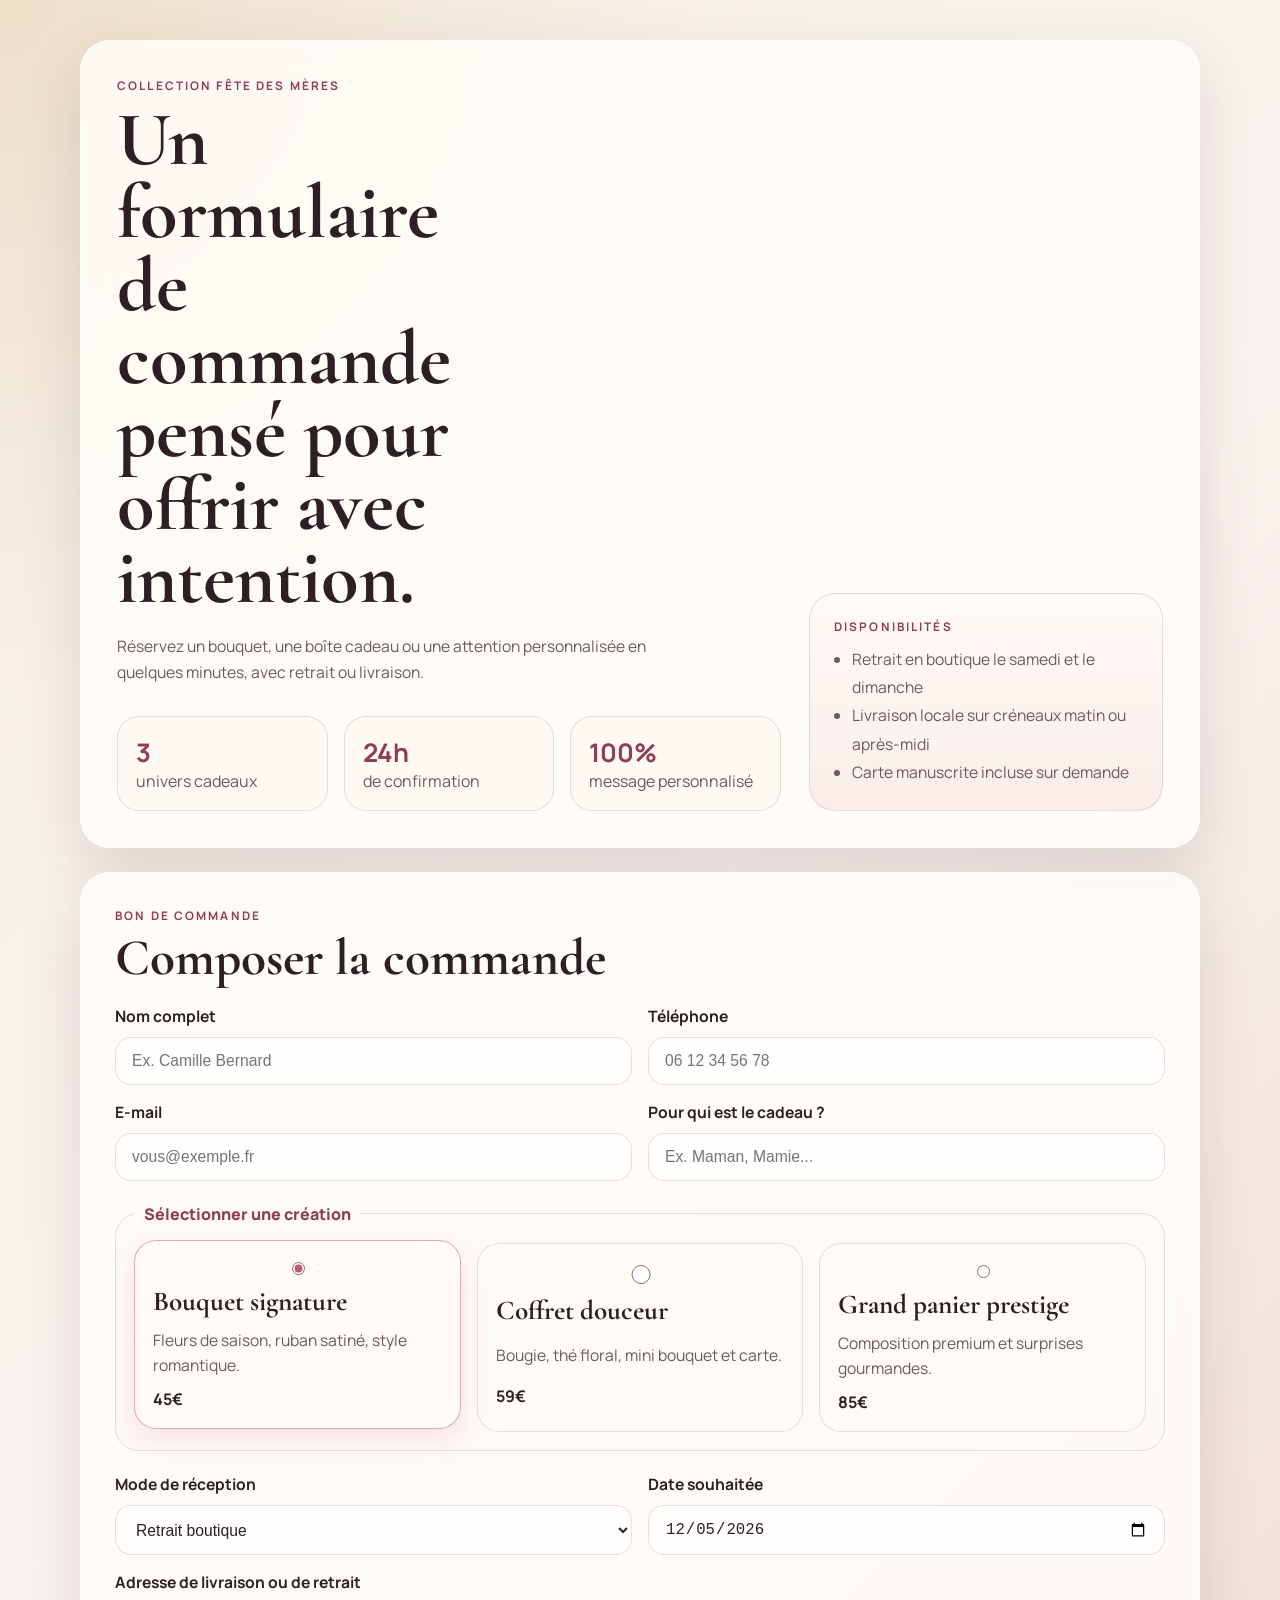
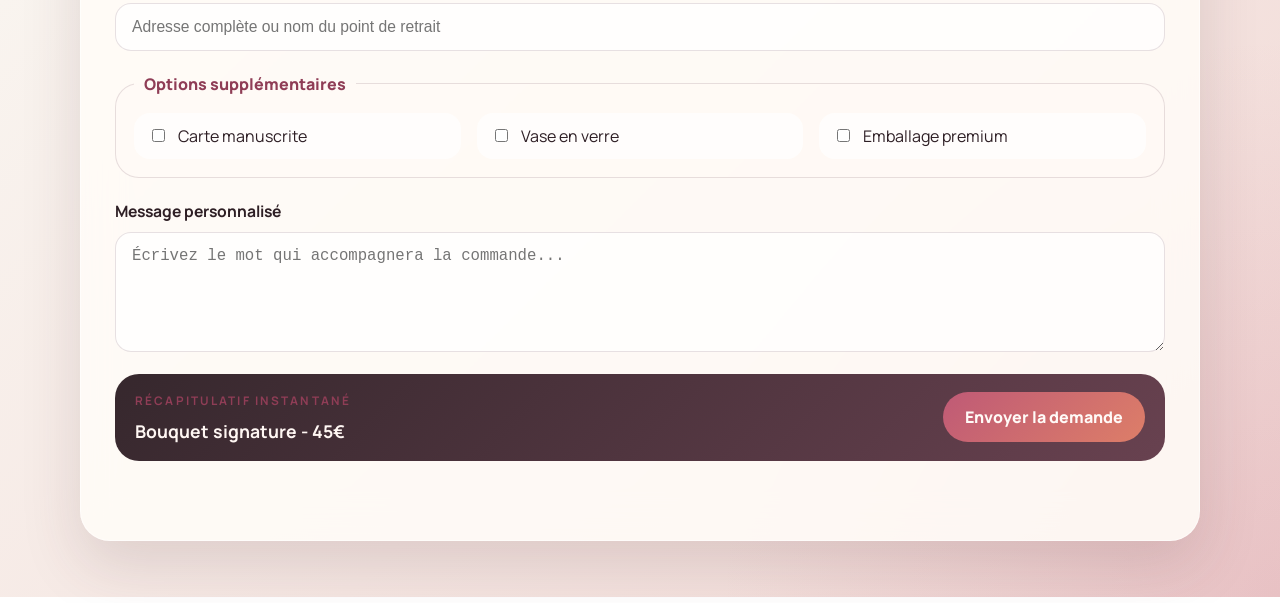
<file: index.html>
<!doctype html>
<html lang="fr">
  <head>
    <meta charset="UTF-8" />
    <meta name="viewport" content="width=device-width, initial-scale=1.0" />
    <title>Commande Fête des Mères</title>
    <meta
      name="description"
      content="Formulaire de commande élégant pour bouquets, douceurs et cadeaux de la fête des mères."
    />
    <link rel="preconnect" href="https://fonts.googleapis.com" />
    <link rel="preconnect" href="https://fonts.gstatic.com" crossorigin />
    <link
      href="https://fonts.googleapis.com/css2?family=Cormorant+Garamond:wght@500;600;700&family=Manrope:wght@400;500;600;700&display=swap"
      rel="stylesheet"
    />
    <link rel="stylesheet" href="assets/css/style.css" />
  </head>
  <body>
    <main class="page-shell">
      <section class="hero-card">
        <div class="hero-copy">
          <p class="eyebrow">Collection Fête des Mères</p>
          <h1>Un formulaire de commande pensé pour offrir avec intention.</h1>
          <p class="intro">
            Réservez un bouquet, une boîte cadeau ou une attention personnalisée
            en quelques minutes, avec retrait ou livraison.
          </p>

          <div class="highlight-grid">
            <article>
              <span class="highlight-value">3</span>
              <span class="highlight-label">univers cadeaux</span>
            </article>
            <article>
              <span class="highlight-value">24h</span>
              <span class="highlight-label">de confirmation</span>
            </article>
            <article>
              <span class="highlight-value">100%</span>
              <span class="highlight-label">message personnalisé</span>
            </article>
          </div>
        </div>

        <aside class="info-panel">
          <p class="panel-kicker">Disponibilités</p>
          <ul>
            <li>Retrait en boutique le samedi et le dimanche</li>
            <li>Livraison locale sur créneaux matin ou après-midi</li>
            <li>Carte manuscrite incluse sur demande</li>
          </ul>
        </aside>
      </section>

      <section class="form-card">
        <div class="section-heading">
          <p class="eyebrow">Bon de commande</p>
          <h2>Composer la commande</h2>
        </div>

        <form class="order-form" id="orderForm">
          <div class="field-grid">
            <label class="field">
              <span>Nom complet</span>
              <input type="text" name="name" placeholder="Ex. Camille Bernard" required />
            </label>

            <label class="field">
              <span>Téléphone</span>
              <input type="tel" name="phone" placeholder="06 12 34 56 78" required />
            </label>

            <label class="field">
              <span>E-mail</span>
              <input type="email" name="email" placeholder="vous@exemple.fr" required />
            </label>

            <label class="field">
              <span>Pour qui est le cadeau ?</span>
              <input type="text" name="recipient" placeholder="Ex. Maman, Mamie..." required />
            </label>
          </div>

          <fieldset class="choice-block">
            <legend>Sélectionner une création</legend>
            <div class="option-grid">
              <label class="option-card">
                <input type="radio" name="product" value="Bouquet signature - 45€" checked />
                <span class="option-title">Bouquet signature</span>
                <span class="option-text">Fleurs de saison, ruban satiné, style romantique.</span>
                <strong>45€</strong>
              </label>

              <label class="option-card">
                <input type="radio" name="product" value="Coffret douceur - 59€" />
                <span class="option-title">Coffret douceur</span>
                <span class="option-text">Bougie, thé floral, mini bouquet et carte.</span>
                <strong>59€</strong>
              </label>

              <label class="option-card">
                <input type="radio" name="product" value="Grand panier prestige - 85€" />
                <span class="option-title">Grand panier prestige</span>
                <span class="option-text">Composition premium et surprises gourmandes.</span>
                <strong>85€</strong>
              </label>
            </div>
          </fieldset>

          <div class="field-grid">
            <label class="field">
              <span>Mode de réception</span>
              <select name="deliveryMethod" required>
                <option value="Retrait boutique">Retrait boutique</option>
                <option value="Livraison locale">Livraison locale</option>
              </select>
            </label>

            <label class="field">
              <span>Date souhaitée</span>
              <input type="date" name="date" required />
            </label>

            <label class="field field-full">
              <span>Adresse de livraison ou de retrait</span>
              <input
                type="text"
                name="address"
                placeholder="Adresse complète ou nom du point de retrait"
                required
              />
            </label>
          </div>

          <fieldset class="choice-block extras-block">
            <legend>Options supplémentaires</legend>
            <div class="extras-grid">
              <label class="checkbox-row">
                <input type="checkbox" name="extras" value="Carte manuscrite" />
                <span>Carte manuscrite</span>
              </label>
              <label class="checkbox-row">
                <input type="checkbox" name="extras" value="Vase en verre" />
                <span>Vase en verre</span>
              </label>
              <label class="checkbox-row">
                <input type="checkbox" name="extras" value="Emballage premium" />
                <span>Emballage premium</span>
              </label>
            </div>
          </fieldset>

          <label class="field">
            <span>Message personnalisé</span>
            <textarea
              name="message"
              rows="5"
              placeholder="Écrivez le mot qui accompagnera la commande..."
            ></textarea>
          </label>

          <div class="summary-bar">
            <div>
              <p class="summary-label">Récapitulatif instantané</p>
              <p class="summary-value" id="selectionSummary">Bouquet signature - 45€</p>
            </div>
            <button type="submit">Envoyer la demande</button>
          </div>

          <p class="confirmation" id="confirmationMessage" aria-live="polite"></p>
        </form>
      </section>
    </main>

    <script src="js/main.js"></script>
  </body>
</html>
</file>
<file: assets/css/style.css>
:root {
  --bg: #f6efe7;
  --bg-accent: #f1d8d5;
  --card: rgba(255, 252, 248, 0.88);
  --card-strong: #fffaf5;
  --text: #2e1f25;
  --muted: #6c5960;
  --line: rgba(92, 59, 73, 0.15);
  --accent: #bf5a76;
  --accent-dark: #8f3d56;
  --gold: #d1a65a;
  --shadow: 0 24px 60px rgba(78, 44, 57, 0.15);
}

* {
  box-sizing: border-box;
}

body {
  margin: 0;
  min-height: 100vh;
  font-family: "Manrope", sans-serif;
  color: var(--text);
  background:
    radial-gradient(circle at top left, rgba(209, 166, 90, 0.22), transparent 28%),
    radial-gradient(circle at bottom right, rgba(191, 90, 118, 0.18), transparent 22%),
    linear-gradient(135deg, var(--bg) 0%, #f9f4ef 46%, var(--bg-accent) 100%);
}

body::before {
  content: "";
  position: fixed;
  inset: 0;
  pointer-events: none;
  background-image:
    linear-gradient(rgba(255, 255, 255, 0.12) 1px, transparent 1px),
    linear-gradient(90deg, rgba(255, 255, 255, 0.12) 1px, transparent 1px);
  background-size: 42px 42px;
  mask-image: linear-gradient(to bottom, rgba(0, 0, 0, 0.3), transparent 78%);
}

.page-shell {
  width: min(1120px, calc(100% - 32px));
  margin: 0 auto;
  padding: 40px 0 56px;
}

.hero-card,
.form-card {
  backdrop-filter: blur(20px);
  background: var(--card);
  border: 1px solid rgba(255, 255, 255, 0.45);
  box-shadow: var(--shadow);
}

.hero-card {
  display: grid;
  grid-template-columns: minmax(0, 1.5fr) minmax(280px, 0.8fr);
  gap: 28px;
  padding: 36px;
  border-radius: 30px;
}

.eyebrow,
.panel-kicker,
.summary-label {
  margin: 0 0 10px;
  text-transform: uppercase;
  letter-spacing: 0.18em;
  font-size: 0.74rem;
  font-weight: 700;
  color: var(--accent-dark);
}

h1,
h2 {
  margin: 0;
  font-family: "Cormorant Garamond", serif;
  line-height: 0.95;
}

h1 {
  max-width: 10ch;
  font-size: clamp(3.1rem, 6vw, 5.6rem);
}

h2 {
  font-size: clamp(2.4rem, 4vw, 3.3rem);
}

.intro,
.info-panel li,
.option-text,
.confirmation,
.field span,
.field input,
.field textarea,
.field select {
  font-size: 0.98rem;
}

.intro {
  max-width: 56ch;
  margin: 18px 0 0;
  color: var(--muted);
  line-height: 1.7;
}

.highlight-grid {
  display: grid;
  grid-template-columns: repeat(3, minmax(0, 1fr));
  gap: 16px;
  margin-top: 30px;
}

.highlight-grid article,
.info-panel,
.option-card,
.choice-block,
.field input,
.field select,
.field textarea {
  border: 1px solid var(--line);
}

.highlight-grid article {
  padding: 18px;
  border-radius: 22px;
  background: rgba(255, 247, 241, 0.75);
}

.highlight-value {
  display: block;
  font-size: 1.6rem;
  font-weight: 700;
  color: var(--accent-dark);
}

.highlight-label {
  color: var(--muted);
}

.info-panel {
  align-self: end;
  padding: 24px;
  border-radius: 26px;
  background: linear-gradient(180deg, rgba(255, 250, 245, 0.96), rgba(249, 235, 232, 0.88));
}

.info-panel ul {
  margin: 0;
  padding-left: 18px;
  color: var(--muted);
  line-height: 1.8;
}

.form-card {
  margin-top: 24px;
  padding: 34px;
  border-radius: 30px;
}

.section-heading {
  margin-bottom: 22px;
}

.order-form {
  display: grid;
  gap: 22px;
}

.field-grid,
.option-grid,
.extras-grid {
  display: grid;
  gap: 16px;
}

.field-grid {
  grid-template-columns: repeat(2, minmax(0, 1fr));
}

.field {
  display: grid;
  gap: 10px;
}

.field span {
  font-weight: 700;
}

.field input,
.field select,
.field textarea {
  width: 100%;
  padding: 14px 16px;
  border-radius: 16px;
  background: rgba(255, 255, 255, 0.72);
  color: var(--text);
  outline: none;
  transition: border-color 180ms ease, transform 180ms ease, box-shadow 180ms ease;
}

.field input:focus,
.field select:focus,
.field textarea:focus {
  border-color: rgba(191, 90, 118, 0.55);
  box-shadow: 0 0 0 4px rgba(191, 90, 118, 0.12);
  transform: translateY(-1px);
}

.field-full {
  grid-column: 1 / -1;
}

.choice-block {
  margin: 0;
  padding: 18px;
  border-radius: 24px;
  background: rgba(255, 250, 245, 0.7);
}

.choice-block legend {
  padding: 0 10px;
  font-weight: 800;
  color: var(--accent-dark);
}

.option-grid {
  grid-template-columns: repeat(3, minmax(0, 1fr));
}

.option-card {
  display: grid;
  gap: 10px;
  padding: 18px;
  border-radius: 22px;
  background: var(--card-strong);
  cursor: pointer;
  transition: transform 180ms ease, border-color 180ms ease, box-shadow 180ms ease;
}

.option-card:hover,
.option-card:has(input:checked) {
  transform: translateY(-3px);
  border-color: rgba(191, 90, 118, 0.5);
  box-shadow: 0 12px 28px rgba(191, 90, 118, 0.14);
}

.option-card input {
  accent-color: var(--accent);
}

.option-title {
  font-family: "Cormorant Garamond", serif;
  font-size: 1.7rem;
  font-weight: 700;
}

.option-text {
  color: var(--muted);
  line-height: 1.6;
}

.extras-grid {
  grid-template-columns: repeat(3, minmax(0, 1fr));
}

.checkbox-row {
  display: flex;
  align-items: center;
  gap: 10px;
  padding: 12px 14px;
  border-radius: 16px;
  background: rgba(255, 255, 255, 0.66);
}

.checkbox-row input {
  accent-color: var(--accent);
}

.summary-bar {
  display: flex;
  align-items: center;
  justify-content: space-between;
  gap: 16px;
  padding: 18px 20px;
  border-radius: 24px;
  background: linear-gradient(135deg, rgba(46, 31, 37, 0.96), rgba(98, 58, 73, 0.96));
  color: #fff7f3;
}

.summary-value {
  margin: 0;
  font-size: 1.1rem;
  font-weight: 700;
}

button {
  border: 0;
  border-radius: 999px;
  padding: 14px 22px;
  font: inherit;
  font-weight: 800;
  color: #fffaf7;
  background: linear-gradient(135deg, var(--accent), #dd7e68);
  cursor: pointer;
  transition: transform 180ms ease, box-shadow 180ms ease;
}

button:hover {
  transform: translateY(-2px);
  box-shadow: 0 14px 28px rgba(191, 90, 118, 0.28);
}

.confirmation {
  min-height: 1.5em;
  margin: 0;
  color: var(--accent-dark);
  font-weight: 700;
}

@media (max-width: 920px) {
  .hero-card,
  .field-grid,
  .option-grid,
  .extras-grid {
    grid-template-columns: 1fr;
  }

  h1 {
    max-width: none;
  }

  .summary-bar {
    align-items: flex-start;
    flex-direction: column;
  }
}

@media (max-width: 640px) {
  .page-shell {
    width: min(100% - 20px, 1120px);
    padding: 20px 0 28px;
  }

  .hero-card,
  .form-card {
    padding: 22px;
    border-radius: 24px;
  }

  .highlight-grid {
    grid-template-columns: 1fr;
  }

  .option-title {
    font-size: 1.5rem;
  }

  button {
    width: 100%;
  }
}
</file>
